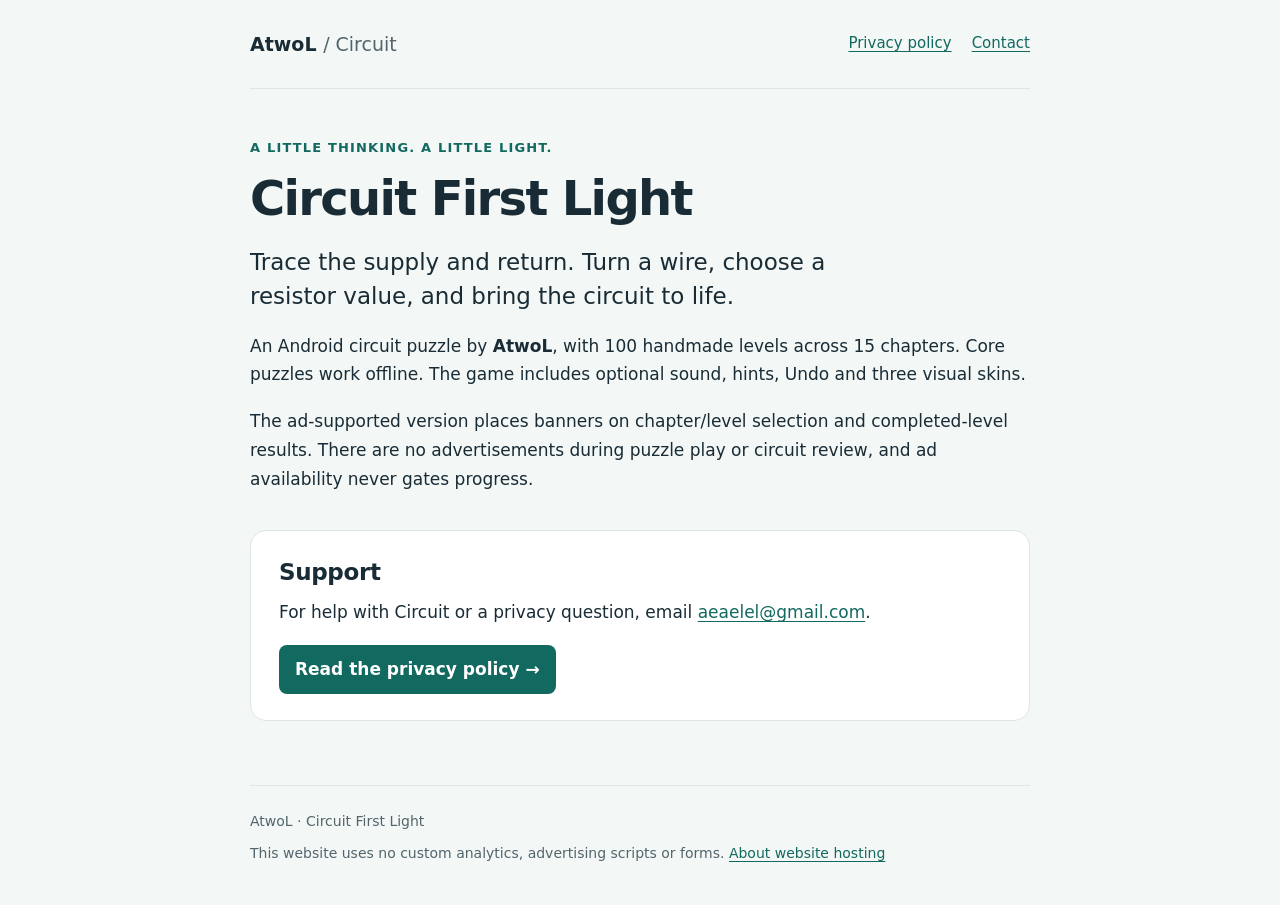
<file: index.html>
<!doctype html>
<html lang="en">
<head>
  <meta charset="utf-8">
  <meta name="viewport" content="width=device-width, initial-scale=1">
  <meta name="description" content="Circuit First Light by AtwoL: support and privacy information.">
  <meta name="referrer" content="no-referrer">
  <title>Circuit First Light — AtwoL</title>
  <link rel="stylesheet" href="styles.css">
</head>
<body>
  <a class="skip" href="#main">Skip to content</a>
  <header class="site-header"><a class="brand" href="./">AtwoL <span>/ Circuit</span></a><nav aria-label="Main navigation"><a href="privacy.html">Privacy policy</a><a href="mailto:aeaelel@gmail.com">Contact</a></nav></header>
  <main id="main">
    <section class="intro">
      <p class="eyebrow">A little thinking. A little light.</p>
      <h1>Circuit First Light</h1>
      <p class="lead">Trace the supply and return. Turn a wire, choose a resistor value, and bring the circuit to life.</p>
      <p>An Android circuit puzzle by <strong>AtwoL</strong>, with 100 handmade levels across 15 chapters. Core puzzles work offline. The game includes optional sound, hints, Undo and three visual skins.</p>
      <p>The ad-supported version places banners on chapter/level selection and completed-level results. There are no advertisements during puzzle play or circuit review, and ad availability never gates progress.</p>
      <div class="contact-card"><h2>Support</h2><p>For help with Circuit or a privacy question, email <a href="mailto:aeaelel@gmail.com">aeaelel@gmail.com</a>.</p><p><a class="button" href="privacy.html">Read the privacy policy <span aria-hidden="true">→</span></a></p></div>
    </section>
  </main>
  <footer><p>AtwoL · Circuit First Light</p><p>This website uses no custom analytics, advertising scripts or forms. <a href="privacy.html#website">About website hosting</a></p></footer>
</body>
</html>
</file>
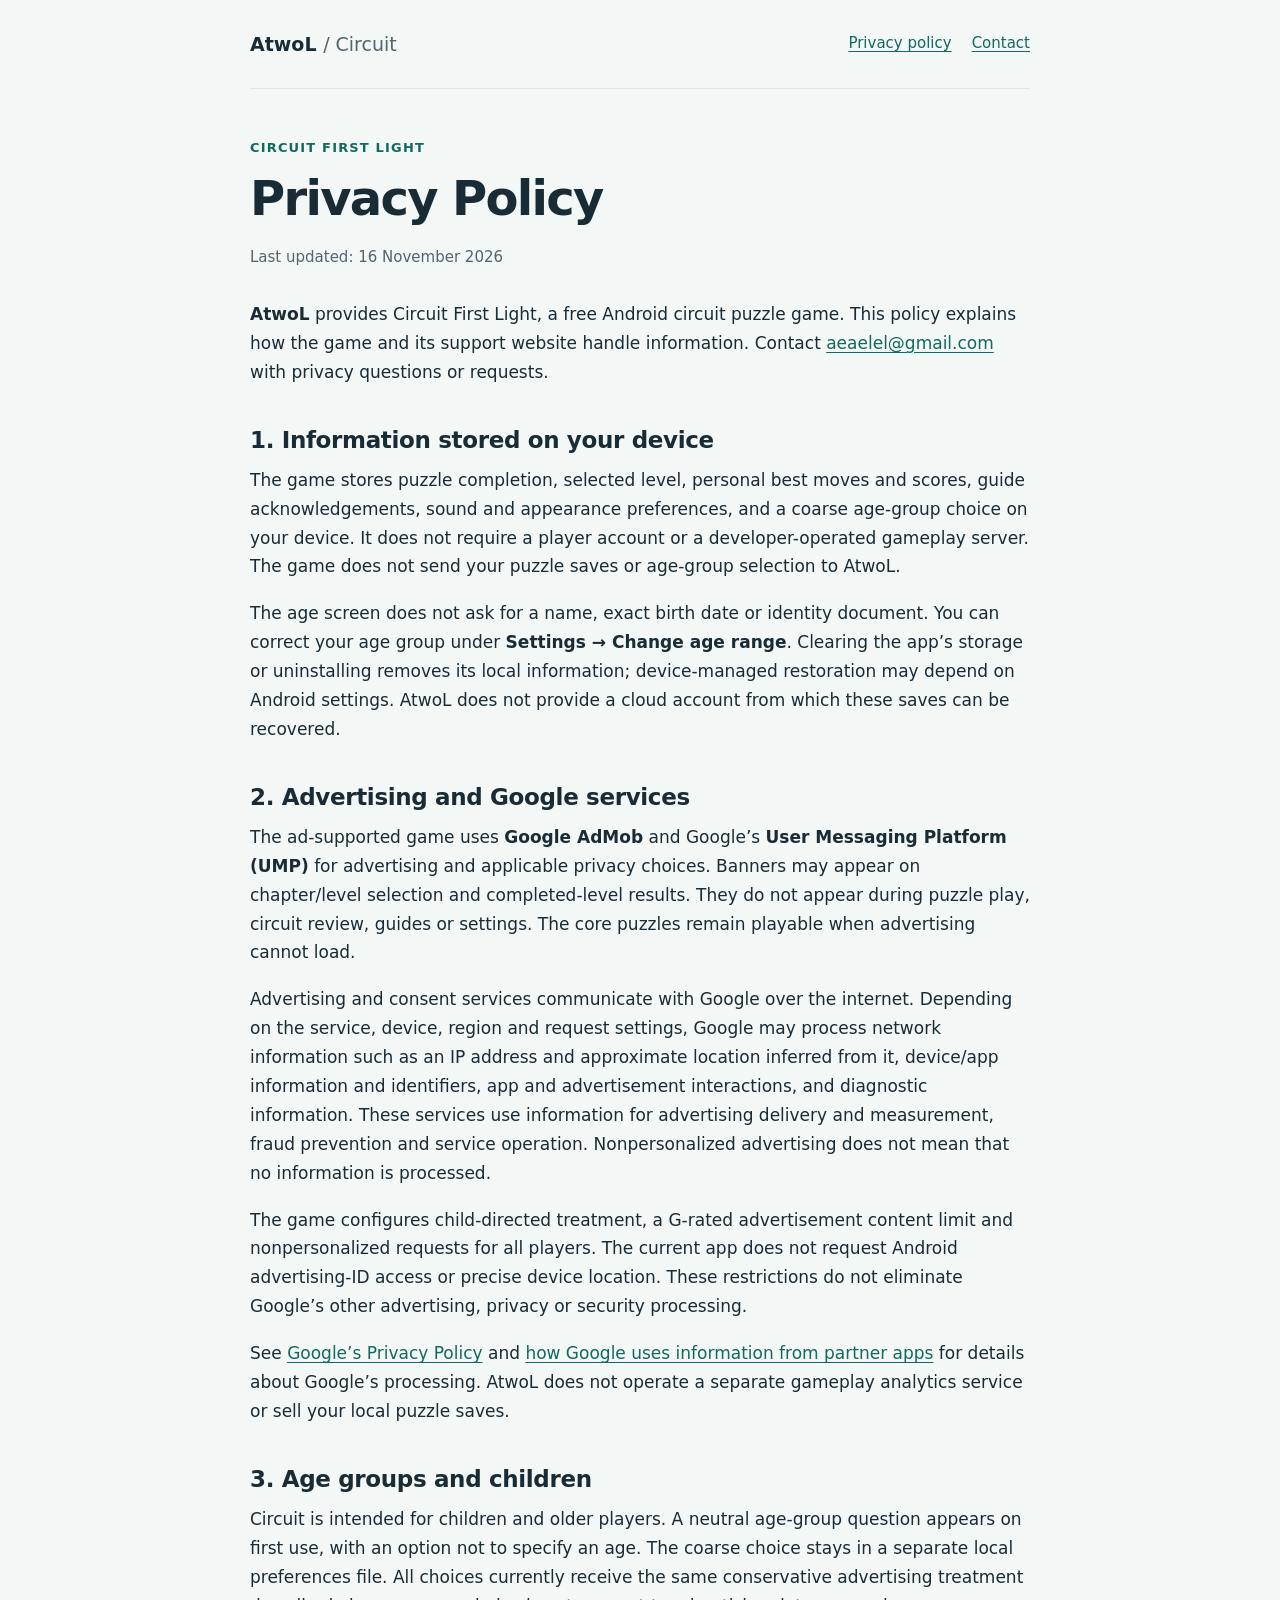
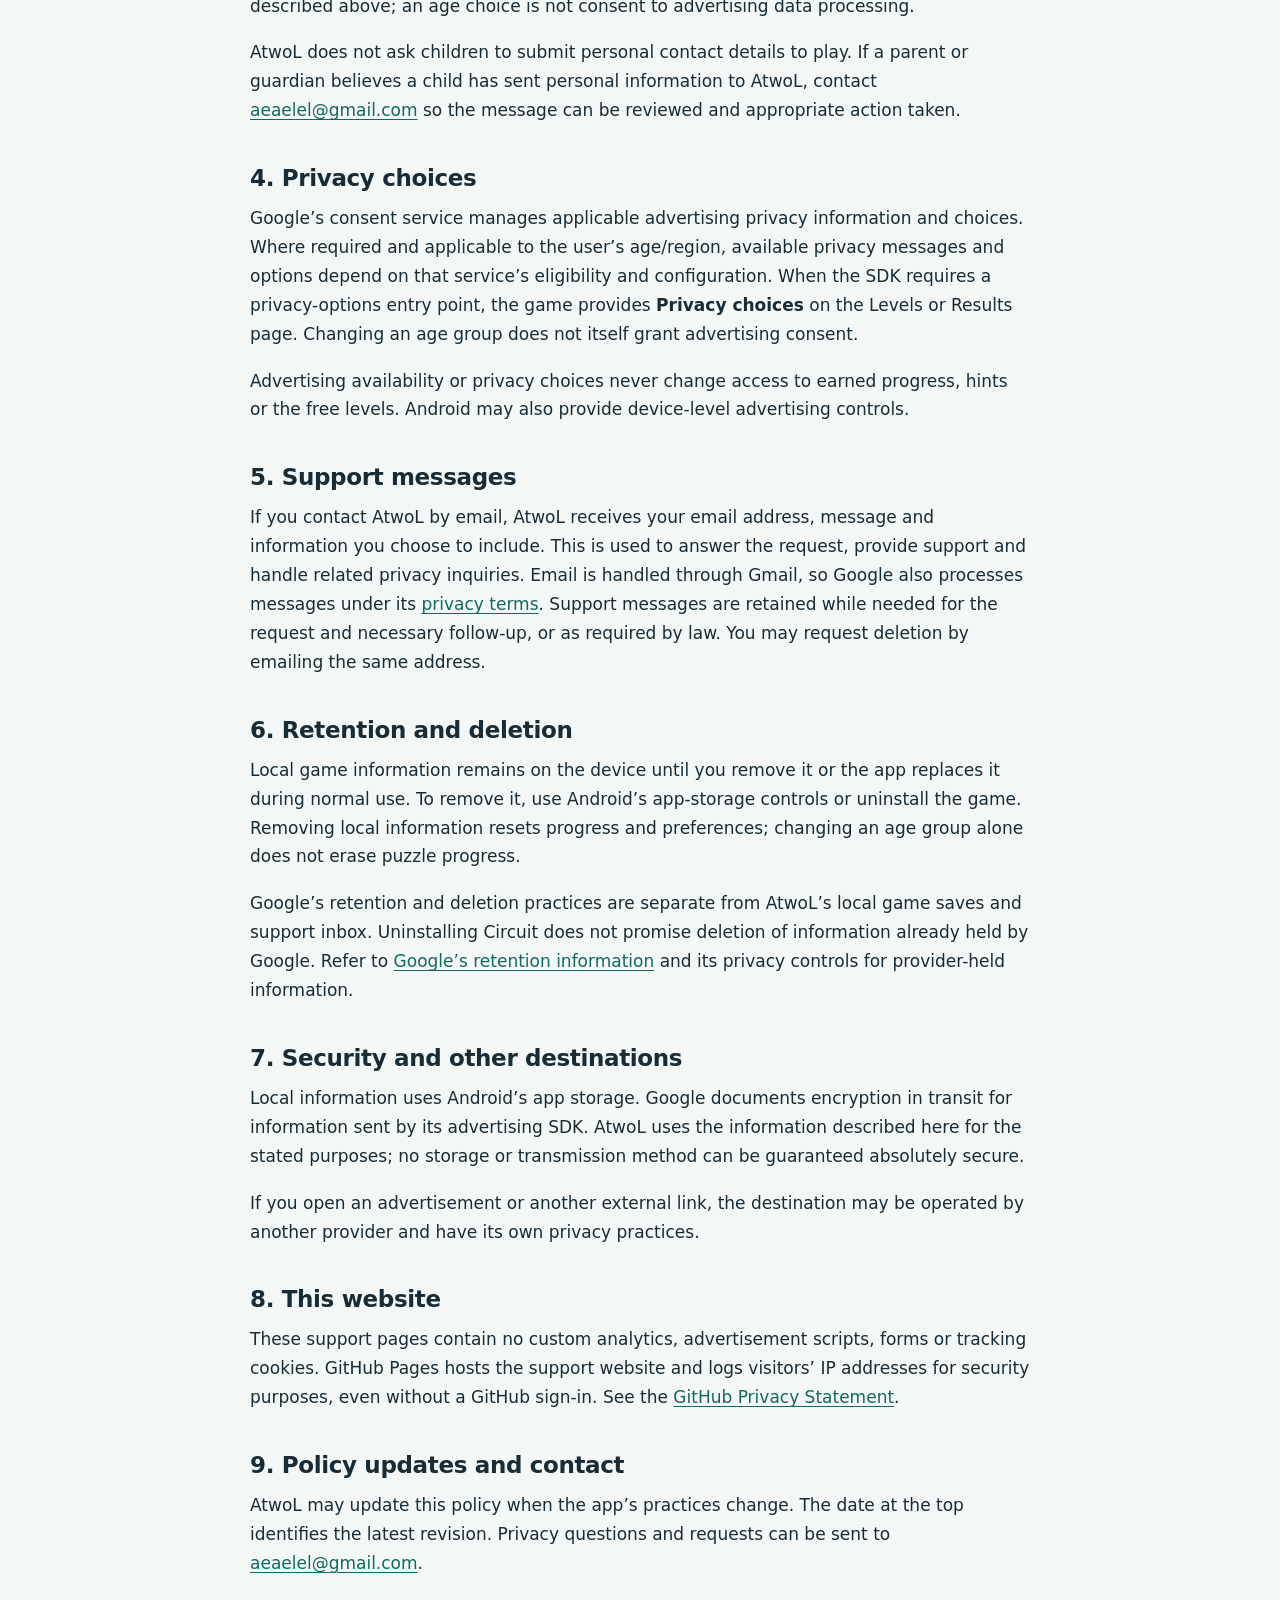
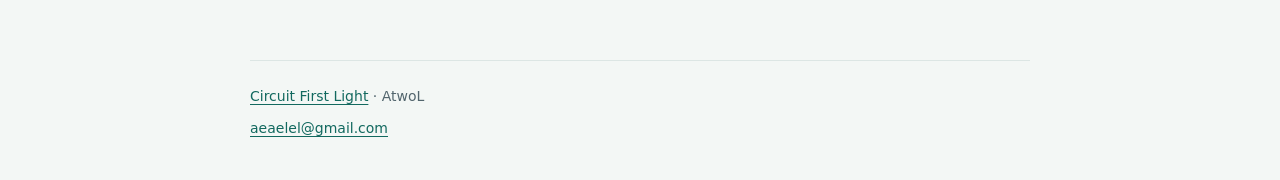
<file: privacy.html>
<!doctype html>
<html lang="en">
<head>
  <meta charset="utf-8">
  <meta name="viewport" content="width=device-width, initial-scale=1">
  <meta name="description" content="Privacy policy for Circuit First Light, an Android puzzle game by AtwoL.">
  <meta name="referrer" content="no-referrer">
  <title>Privacy Policy — Circuit First Light — AtwoL</title>
  <link rel="stylesheet" href="styles.css">
</head>
<body>
  <a class="skip" href="#main">Skip to content</a>
  <header class="site-header"><a class="brand" href="./">AtwoL <span>/ Circuit</span></a><nav aria-label="Main navigation"><a href="privacy.html" aria-current="page">Privacy policy</a><a href="mailto:aeaelel@gmail.com">Contact</a></nav></header>
  <main id="main"><article>
    <p class="eyebrow">Circuit First Light</p>
    <h1>Privacy Policy</h1>
    <p class="updated">Last updated: 16 November 2026</p>
    <p><strong>AtwoL</strong> provides Circuit First Light, a free Android circuit puzzle game. This policy explains how the game and its support website handle information. Contact <a href="mailto:aeaelel@gmail.com">aeaelel@gmail.com</a> with privacy questions or requests.</p>

    <h2>1. Information stored on your device</h2>
    <p>The game stores puzzle completion, selected level, personal best moves and scores, guide acknowledgements, sound and appearance preferences, and a coarse age-group choice on your device. It does not require a player account or a developer-operated gameplay server. The game does not send your puzzle saves or age-group selection to AtwoL.</p>
    <p>The age screen does not ask for a name, exact birth date or identity document. You can correct your age group under <strong>Settings → Change age range</strong>. Clearing the app’s storage or uninstalling removes its local information; device-managed restoration may depend on Android settings. AtwoL does not provide a cloud account from which these saves can be recovered.</p>

    <h2>2. Advertising and Google services</h2>
    <p>The ad-supported game uses <strong>Google AdMob</strong> and Google’s <strong>User Messaging Platform (UMP)</strong> for advertising and applicable privacy choices. Banners may appear on chapter/level selection and completed-level results. They do not appear during puzzle play, circuit review, guides or settings. The core puzzles remain playable when advertising cannot load.</p>
    <p>Advertising and consent services communicate with Google over the internet. Depending on the service, device, region and request settings, Google may process network information such as an IP address and approximate location inferred from it, device/app information and identifiers, app and advertisement interactions, and diagnostic information. These services use information for advertising delivery and measurement, fraud prevention and service operation. Nonpersonalized advertising does not mean that no information is processed.</p>
    <p>The game configures child-directed treatment, a G-rated advertisement content limit and nonpersonalized requests for all players. The current app does not request Android advertising-ID access or precise device location. These restrictions do not eliminate Google’s other advertising, privacy or security processing.</p>
    <p>See <a href="https://policies.google.com/privacy">Google’s Privacy Policy</a> and <a href="https://policies.google.com/technologies/partner-sites">how Google uses information from partner apps</a> for details about Google’s processing. AtwoL does not operate a separate gameplay analytics service or sell your local puzzle saves.</p>

    <h2>3. Age groups and children</h2>
    <p>Circuit is intended for children and older players. A neutral age-group question appears on first use, with an option not to specify an age. The coarse choice stays in a separate local preferences file. All choices currently receive the same conservative advertising treatment described above; an age choice is not consent to advertising data processing.</p>
    <p>AtwoL does not ask children to submit personal contact details to play. If a parent or guardian believes a child has sent personal information to AtwoL, contact <a href="mailto:aeaelel@gmail.com">aeaelel@gmail.com</a> so the message can be reviewed and appropriate action taken.</p>

    <h2>4. Privacy choices</h2>
    <p>Google’s consent service manages applicable advertising privacy information and choices. Where required and applicable to the user’s age/region, available privacy messages and options depend on that service’s eligibility and configuration. When the SDK requires a privacy-options entry point, the game provides <strong>Privacy choices</strong> on the Levels or Results page. Changing an age group does not itself grant advertising consent.</p>
    <p>Advertising availability or privacy choices never change access to earned progress, hints or the free levels. Android may also provide device-level advertising controls.</p>

    <h2>5. Support messages</h2>
    <p>If you contact AtwoL by email, AtwoL receives your email address, message and information you choose to include. This is used to answer the request, provide support and handle related privacy inquiries. Email is handled through Gmail, so Google also processes messages under its <a href="https://policies.google.com/privacy">privacy terms</a>. Support messages are retained while needed for the request and necessary follow-up, or as required by law. You may request deletion by emailing the same address.</p>

    <h2>6. Retention and deletion</h2>
    <p>Local game information remains on the device until you remove it or the app replaces it during normal use. To remove it, use Android’s app-storage controls or uninstall the game. Removing local information resets progress and preferences; changing an age group alone does not erase puzzle progress.</p>
    <p>Google’s retention and deletion practices are separate from AtwoL’s local game saves and support inbox. Uninstalling Circuit does not promise deletion of information already held by Google. Refer to <a href="https://policies.google.com/technologies/retention">Google’s retention information</a> and its privacy controls for provider-held information.</p>

    <h2>7. Security and other destinations</h2>
    <p>Local information uses Android’s app storage. Google documents encryption in transit for information sent by its advertising SDK. AtwoL uses the information described here for the stated purposes; no storage or transmission method can be guaranteed absolutely secure.</p>
    <p>If you open an advertisement or another external link, the destination may be operated by another provider and have its own privacy practices.</p>

    <h2 id="website">8. This website</h2>
    <p>These support pages contain no custom analytics, advertisement scripts, forms or tracking cookies. GitHub Pages hosts the support website and logs visitors’ IP addresses for security purposes, even without a GitHub sign-in. See the <a href="https://docs.github.com/en/site-policy/privacy-policies/github-general-privacy-statement">GitHub Privacy Statement</a>.</p>

    <h2>9. Policy updates and contact</h2>
    <p>AtwoL may update this policy when the app’s practices change. The date at the top identifies the latest revision. Privacy questions and requests can be sent to <a href="mailto:aeaelel@gmail.com">aeaelel@gmail.com</a>.</p>
  </article></main>
  <footer><p><a href="./">Circuit First Light</a> · AtwoL</p><p><a href="mailto:aeaelel@gmail.com">aeaelel@gmail.com</a></p></footer>
</body>
</html>
</file>
<file: styles.css>
:root{color-scheme:light;--ink:#192c36;--muted:#52656d;--accent:#12695f;--line:#dce6e4;--paper:#fff;--background:#f3f7f5}
*{box-sizing:border-box}html{scroll-behavior:auto}body{margin:0;background:var(--background);color:var(--ink);font:17px/1.7 system-ui,-apple-system,"Segoe UI",sans-serif}a{color:var(--accent);text-underline-offset:.2em;overflow-wrap:anywhere}a:hover{text-decoration-thickness:2px}a:focus-visible{outline:3px solid #147b72;outline-offset:5px;border-radius:2px}.skip{position:absolute;left:12px;top:-100px;background:white;padding:10px 16px;z-index:2}.skip:focus{top:12px}.site-header,main,footer{width:min(100% - 40px,780px);margin-inline:auto}.site-header{display:flex;justify-content:space-between;align-items:center;gap:20px;padding-block:28px;border-bottom:1px solid var(--line)}.brand{font-size:19px;font-weight:750;text-decoration:none;color:var(--ink)}.brand span{font-weight:450;color:var(--muted)}nav{display:flex;flex-wrap:wrap;gap:20px;font-size:15px}main{padding-block:48px 64px}h1{font-size:clamp(32px,6vw,48px);line-height:1.15;letter-spacing:-.035em;margin:10px 0 18px}h2{font-size:23px;line-height:1.35;letter-spacing:-.015em;margin:38px 0 10px}p{margin:0 0 18px}.eyebrow{color:var(--accent);font-size:13px;letter-spacing:.09em;text-transform:uppercase;font-weight:750;margin-bottom:12px}.lead{font-size:23px;line-height:1.5;max-width:650px}.updated{color:var(--muted);font-size:15px;margin-bottom:30px}.contact-card{margin-top:36px;padding:26px 28px;background:var(--paper);border:1px solid var(--line);border-radius:16px}.contact-card h2{margin-top:0}.contact-card p:last-child{margin-bottom:0}.button{display:inline-block;padding:10px 16px;border-radius:8px;background:var(--accent);color:white;font-weight:650;text-decoration:none}.button:hover{background:#0c564f}footer{border-top:1px solid var(--line);padding-block:24px 32px;color:var(--muted);font-size:14px}footer p{margin:0 0 8px}strong{font-weight:650}@media(max-width:520px){.site-header{align-items:flex-start;flex-direction:column;gap:12px;padding-block:20px}main{padding-block:32px 44px}.lead{font-size:21px}h2{font-size:21px}.contact-card{padding:22px}.site-header,main,footer{width:calc(100% - 36px)}}
</file>
